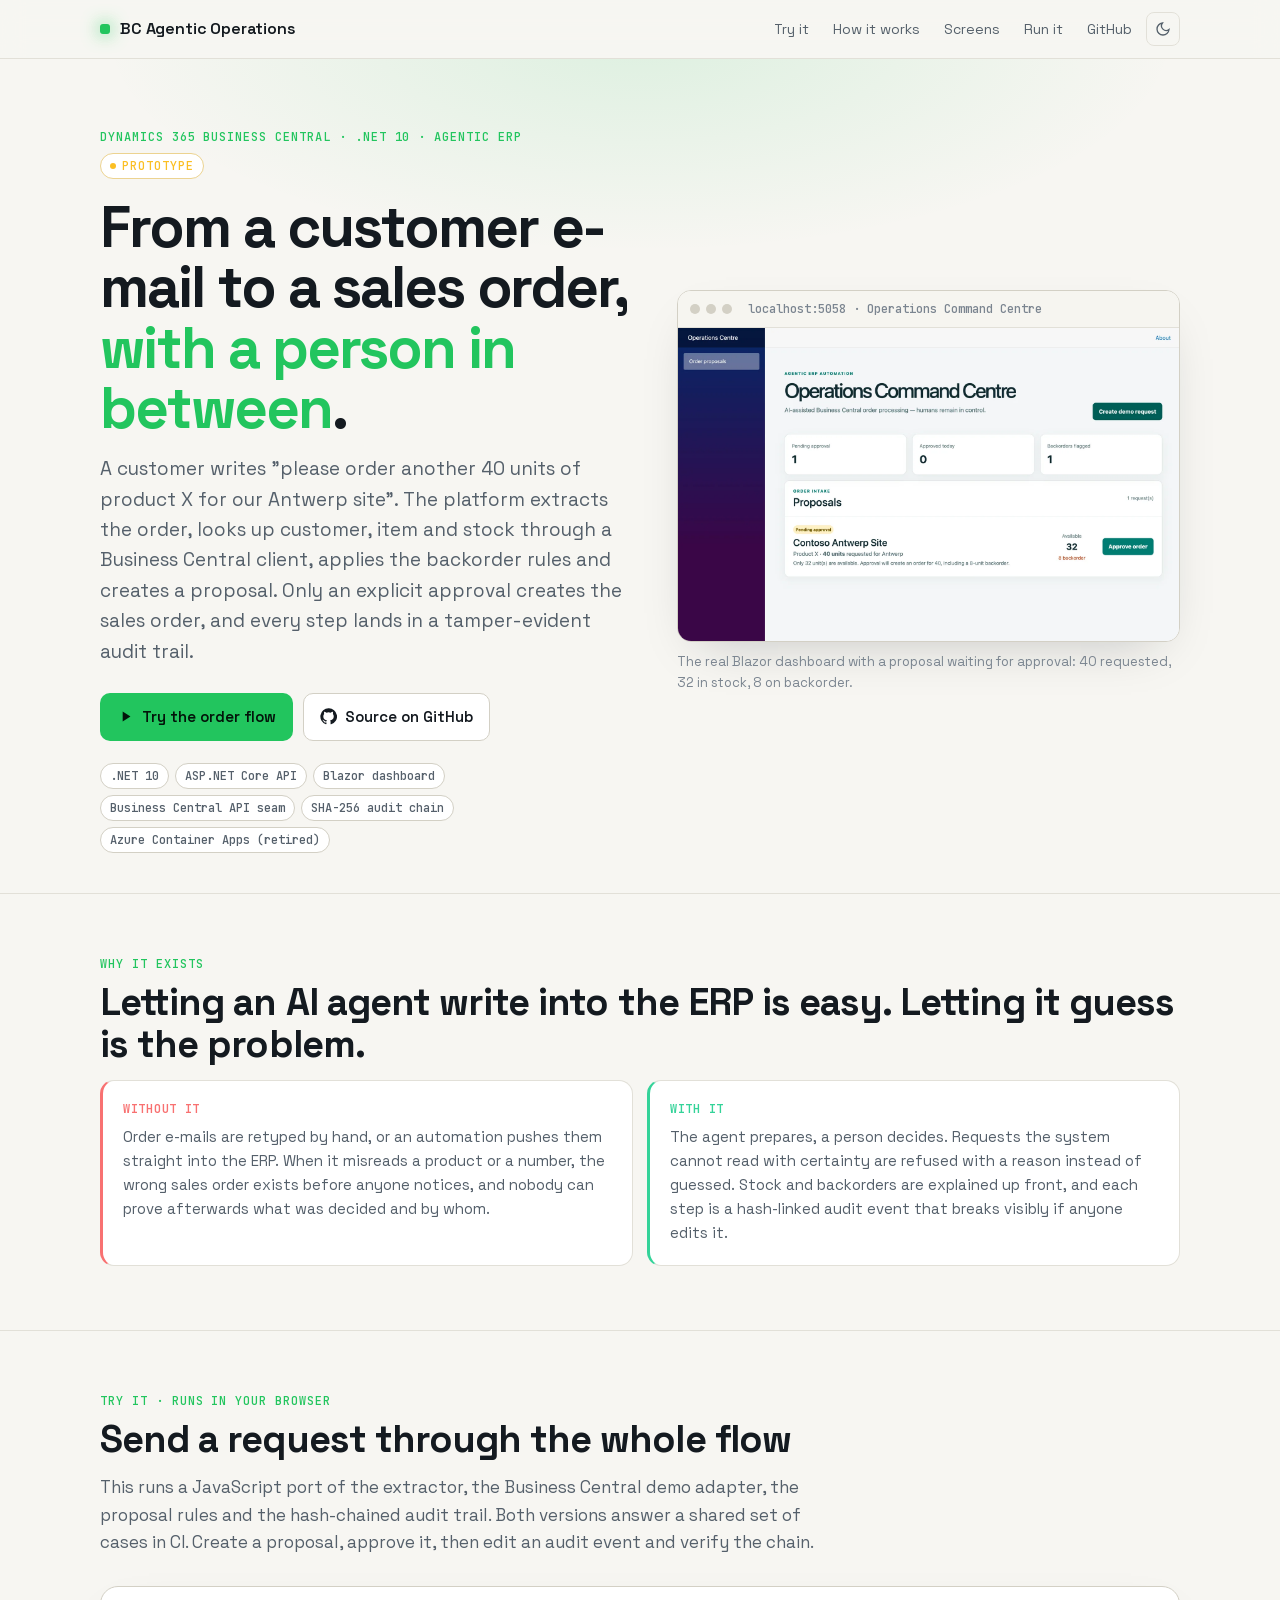
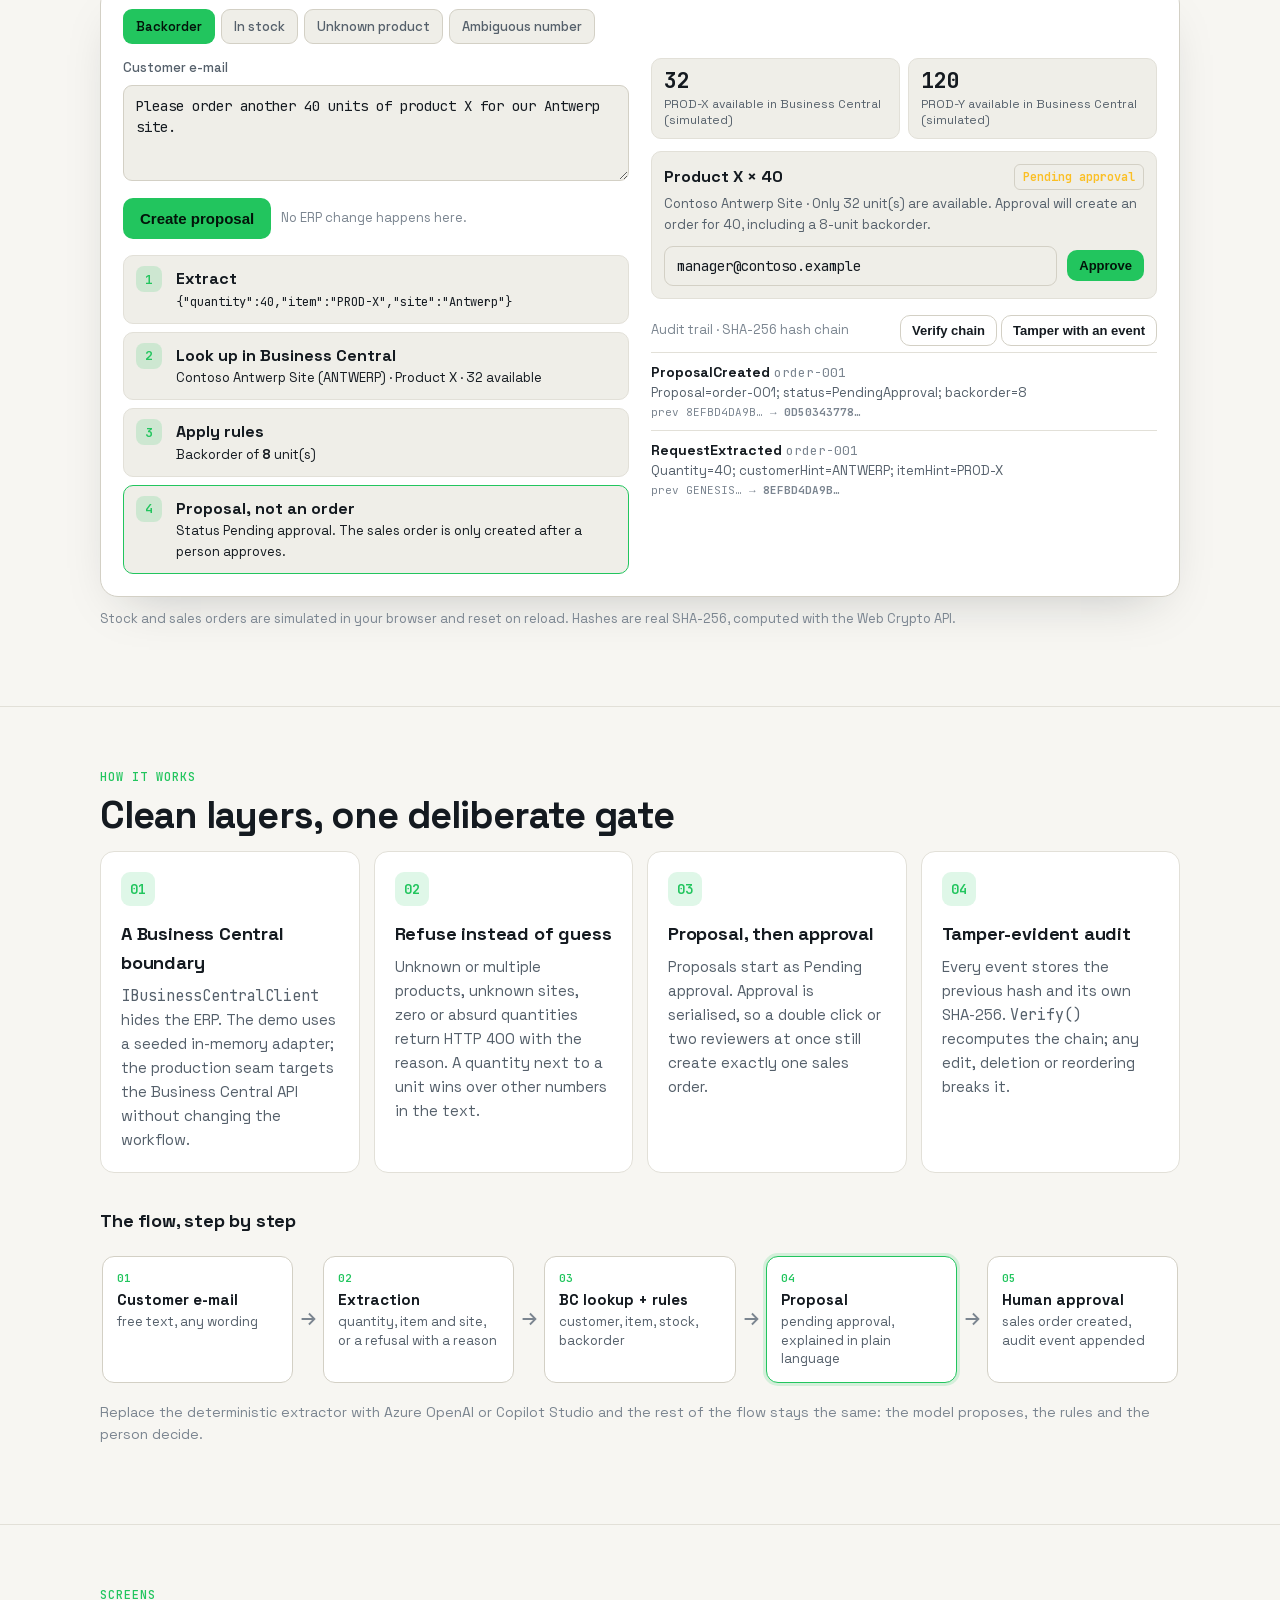
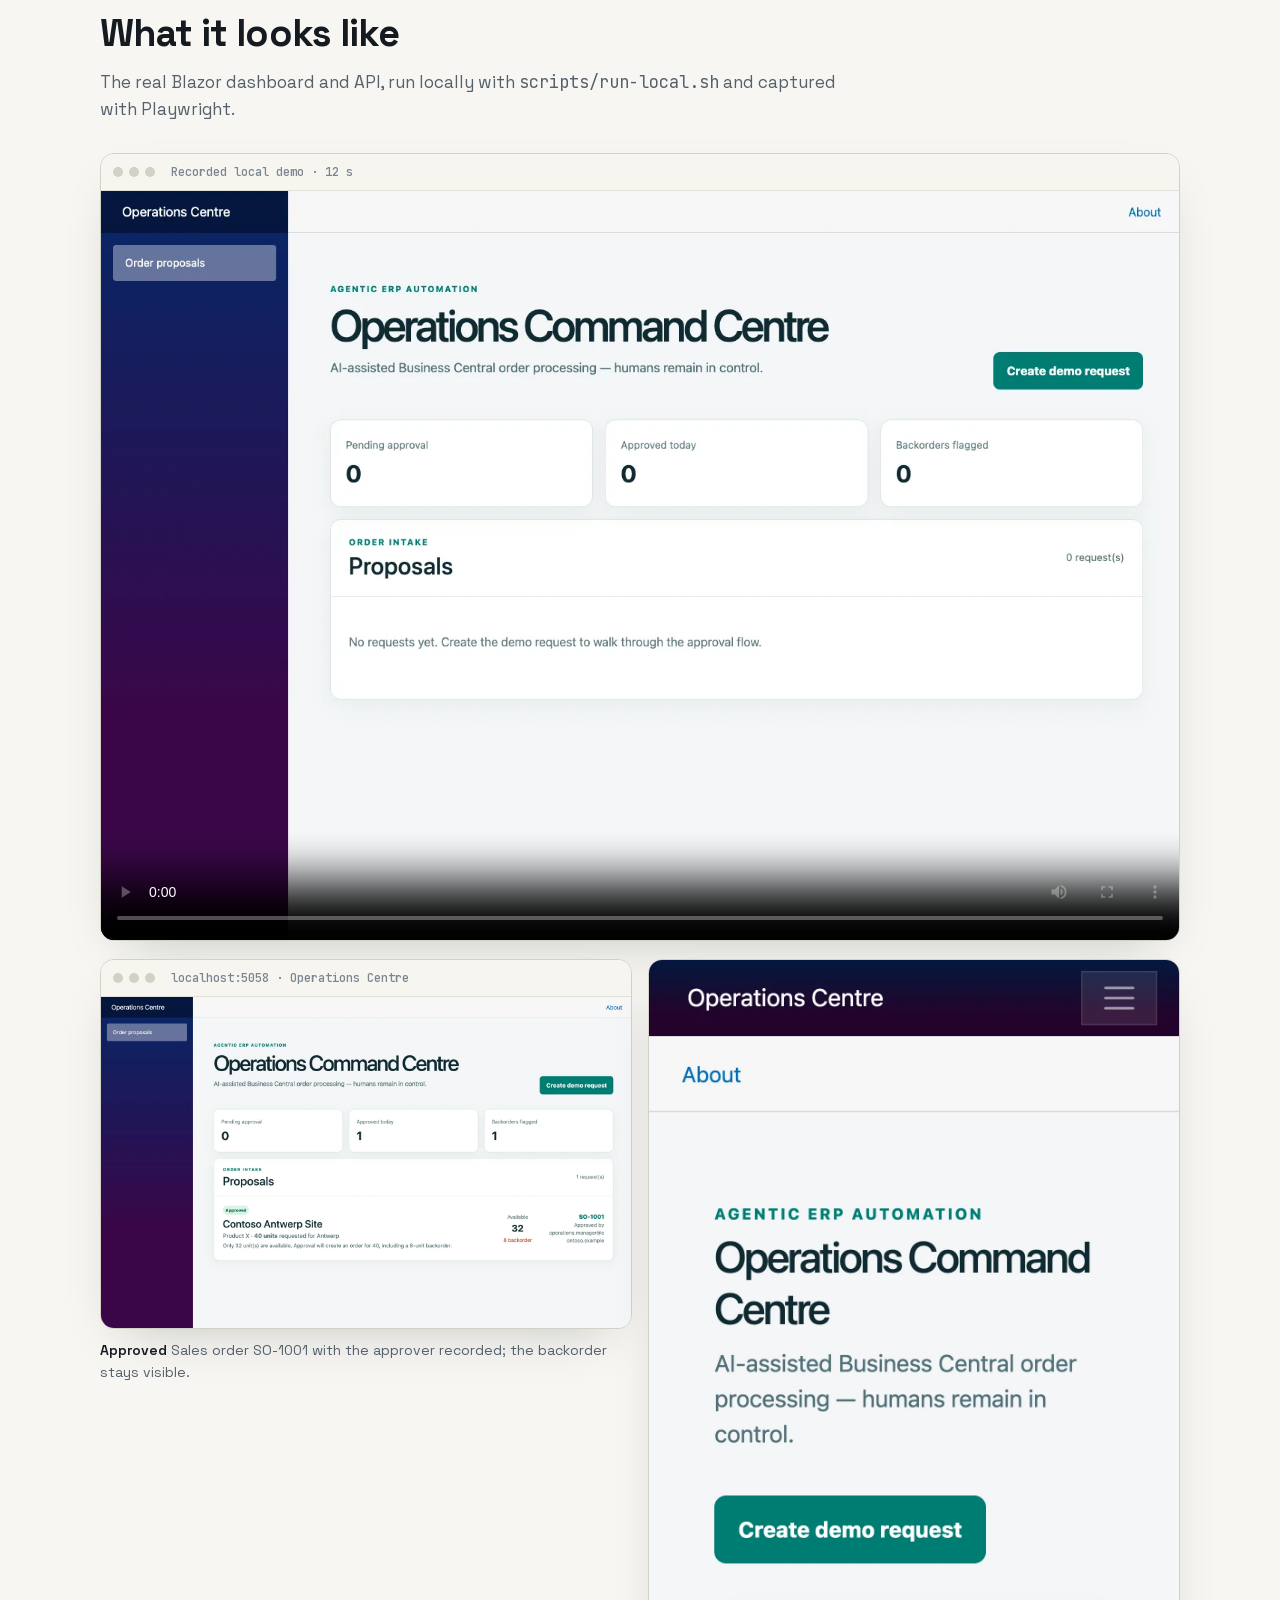
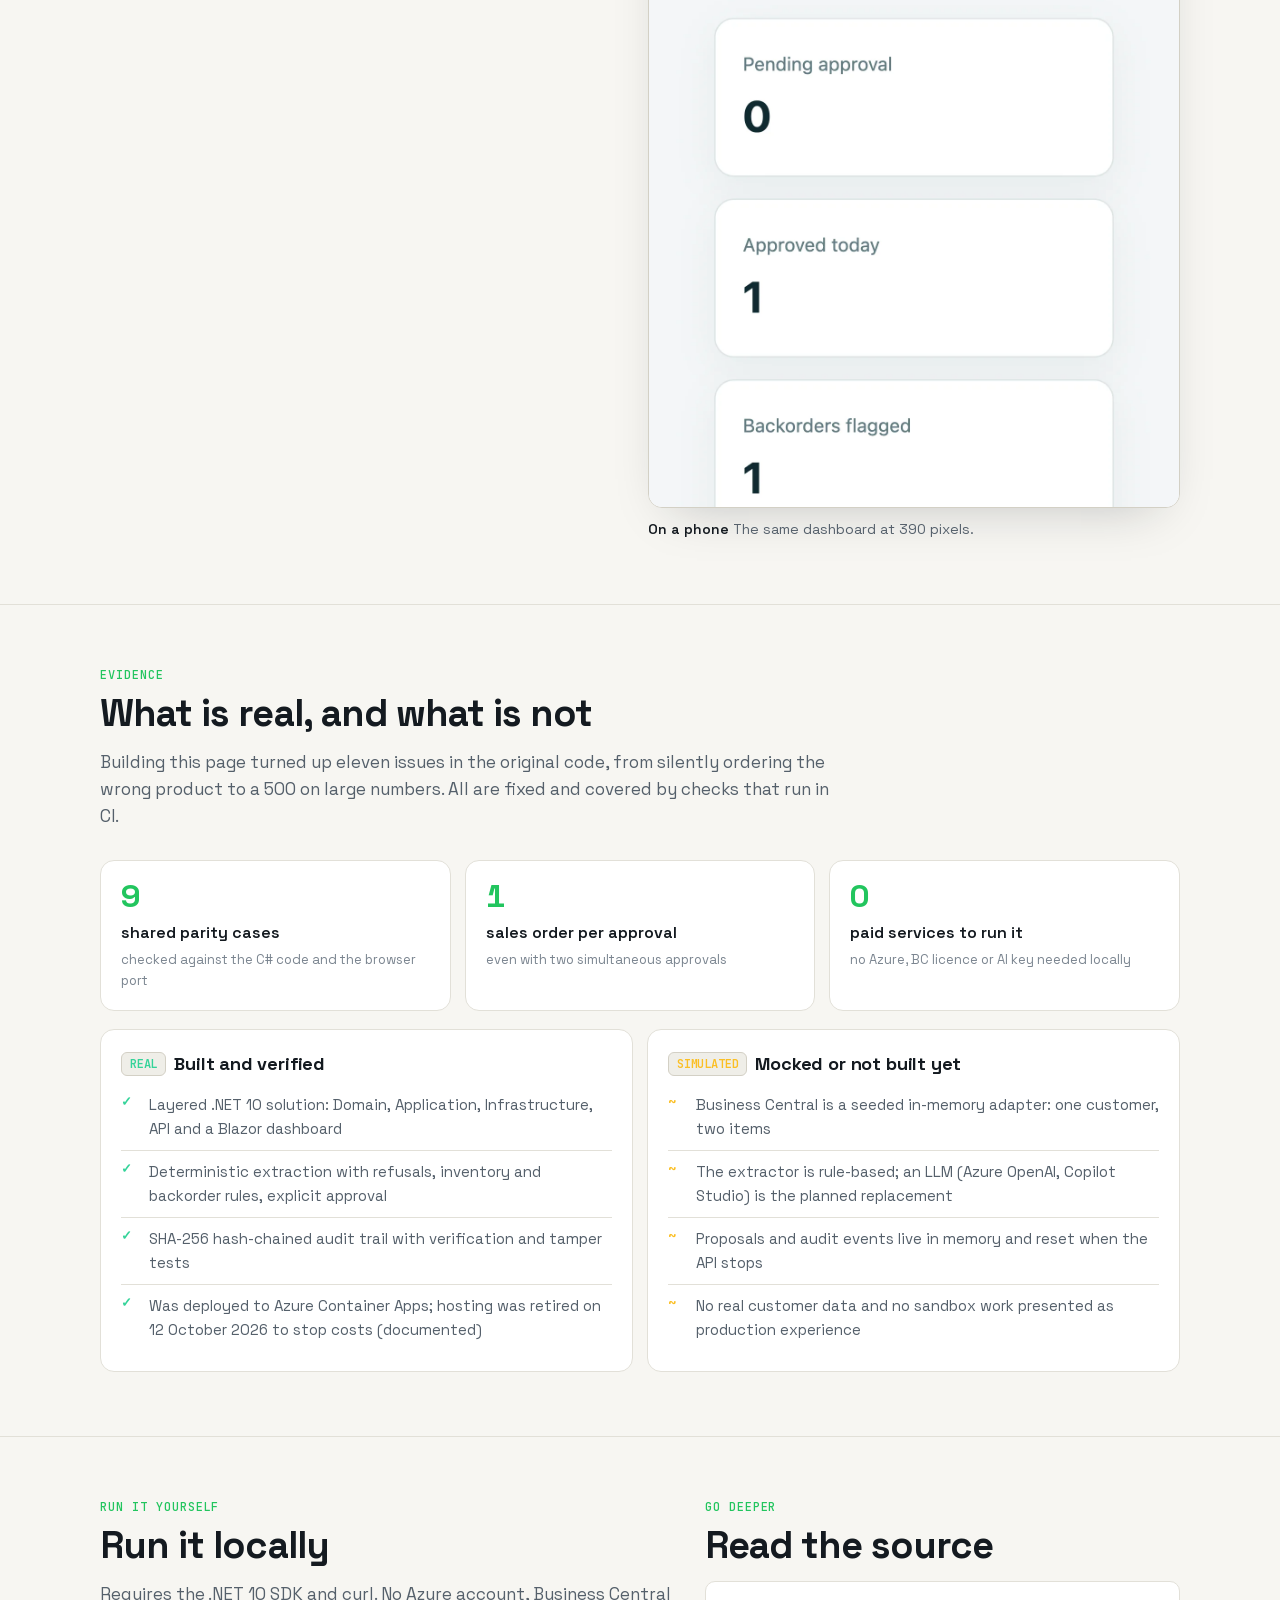
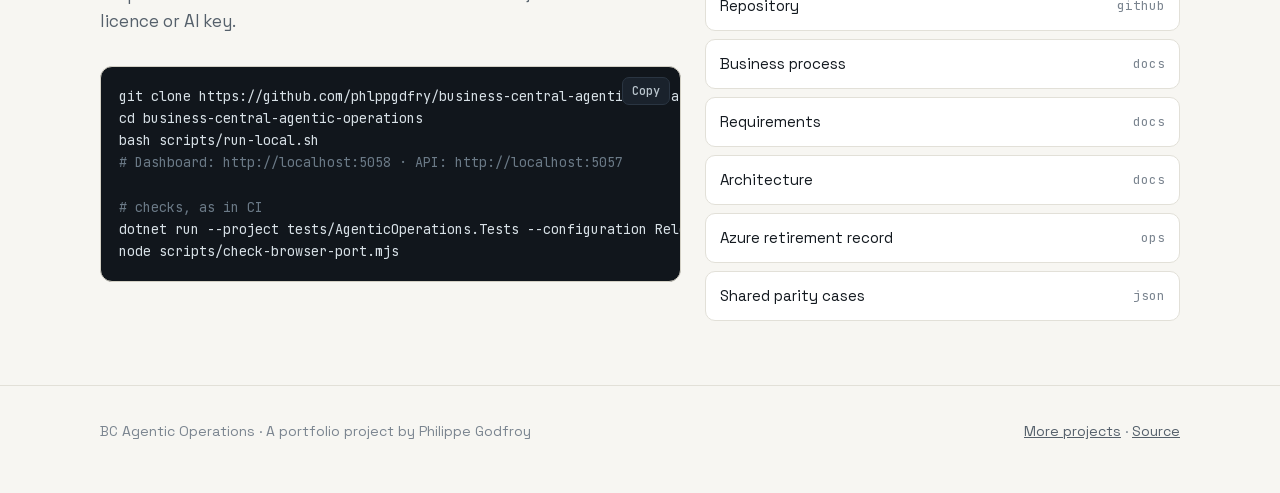
<file: site/index.html>
<!doctype html>
<html lang="en">
<head>
<meta charset="utf-8"><meta name="viewport" content="width=device-width,initial-scale=1">
<title>BC Agentic Operations — AI-assisted Business Central order intake, with a person approving every ERP change</title>
<meta name="description" content="A .NET 10 workflow that turns a free-text customer e-mail into a Business Central order proposal: extraction, lookup, inventory rules, explicit approval and a hash-chained audit trail. Try the flow live in your browser.">
<link rel="canonical" href="https://phlppgdfry.github.io/business-central-agentic-operations/">
<meta property="og:type" content="website"><meta property="og:title" content="BC Agentic Operations — AI-assisted Business Central order intake, with a person approving every ERP change"><meta property="og:description" content="A .NET 10 workflow that turns a free-text customer e-mail into a Business Central order proposal: extraction, lookup, inventory rules, explicit approval and a hash-chained audit trail. Try the flow live in your browser.">
<meta property="og:url" content="https://phlppgdfry.github.io/business-central-agentic-operations/"><meta property="og:image" content="https://phlppgdfry.github.io/business-central-agentic-operations/og.jpg"><meta name="twitter:card" content="summary_large_image">
<meta name="theme-color" content="#0a0d12">
<link rel="icon" href="data:image/svg+xml,%3Csvg xmlns='http://www.w3.org/2000/svg' viewBox='0 0 32 32'%3E%3Crect width='32' height='32' rx='8' fill='%2322c55e'/%3E%3C/svg%3E">
<link rel="preload" href="assets/space-grotesk-latin.woff2" as="font" type="font/woff2" crossorigin>
<link rel="stylesheet" href="assets/showcase.css">
<style>:root{--brand:#22c55e;--accent-ink:#03140a}
.bc-grid{display:grid;grid-template-columns:1fr 1fr;gap:22px}
.bc-grid>*{min-width:0}
@media (max-width:900px){.bc-grid{grid-template-columns:1fr}}
.bc-row{display:flex;gap:10px;align-items:center;margin-top:10px;flex-wrap:wrap}
.bc-row input{flex:1;min-width:160px}
.bc-sm{padding:7px 11px;font-size:13px}
.bc-pipe{display:grid;gap:8px;margin-top:16px}
.bc-step{display:grid;grid-template-columns:30px 1fr;gap:10px;background:var(--bg2);border:1px solid var(--line);border-radius:10px;padding:10px 12px}
.bc-step.hl{border-color:var(--accent)}
.bc-step.bad{border-color:color-mix(in srgb,var(--bad) 55%,var(--line));background:color-mix(in srgb,var(--bad) 8%,var(--bg2))}
.bc-step code{font-size:12px;overflow-wrap:anywhere}
.bc-n{width:26px;height:26px;border-radius:8px;display:grid;place-items:center;background:color-mix(in srgb,var(--accent) 16%,transparent);color:var(--accent);font:600 13px var(--mono)}
.bc-step.bad .bc-n{background:color-mix(in srgb,var(--bad) 18%,transparent);color:var(--bad)}
.bc-stock{display:grid;grid-template-columns:1fr 1fr;gap:8px;margin-bottom:12px}
.bc-props{display:grid;gap:8px}
.bc-prop{background:var(--bg2);border:1px solid var(--line);border-radius:10px;padding:12px}
.bc-ph{display:flex;justify-content:space-between;gap:8px;margin-bottom:4px}
.bc-so{margin-top:8px;font-size:14px;color:var(--ok)}
.bc-audit-h{display:flex;justify-content:space-between;align-items:center;gap:8px;flex-wrap:wrap;margin-top:16px}
.bc-audit{list-style:none;margin:6px 0 0;padding:0;max-height:240px;overflow:auto}
.bc-audit li{border-top:1px solid var(--line);padding:8px 0;font-size:14px}
.bc-hash{font-size:11px;color:var(--dim);overflow-wrap:anywhere}
</style>
</head>
<body>
<div class="top"><div class="wrap">
  <a class="brand" href="#"><i class="dot"></i><span>BC Agentic Operations</span></a>
  <nav><a class="" href="#demo">Try it</a><a class="" href="#how">How it works</a><a class="hide-sm" href="#screens">Screens</a><a class="hide-sm" href="#run">Run it</a><a href="https://github.com/phlppgdfry/business-central-agentic-operations" aria-label="GitHub repository">GitHub</a><button class="theme" type="button" aria-label="Toggle light or dark theme"><svg width="16" height="16" viewBox="0 0 24 24" fill="none" stroke="currentColor" stroke-width="2"><path d="M21 12.8A9 9 0 1 1 11.2 3a7 7 0 0 0 9.8 9.8z"/></svg></button></nav>
</div></div>
<main>
<header class="hero"><div class="wrap grid">
  <div>
    <div class="kicker"><span>Dynamics 365 Business Central · .NET 10 · agentic ERP</span><span class="chip status">Prototype</span></div>
    <h1>From a customer e-mail to a sales order, <em>with a person in between</em>.</h1>
    <p class="lede">A customer writes "please order another 40 units of product X for our Antwerp site". The platform extracts the order, looks up customer, item and stock through a Business Central client, applies the backorder rules and creates a proposal. Only an explicit approval creates the sales order, and every step lands in a tamper-evident audit trail.</p>
    <div class="ctas"><a class="btn primary" href="#demo"><svg viewBox="0 0 24 24" fill="currentColor"><path d="M8 5v14l11-7z"/></svg> Try the order flow</a><a class="btn" href="https://github.com/phlppgdfry/business-central-agentic-operations"><svg viewBox="0 0 24 24" fill="currentColor"><path d="M12 .5a11.5 11.5 0 0 0-3.64 22.41c.58.1.79-.25.79-.56v-2c-3.2.7-3.88-1.37-3.88-1.37-.53-1.33-1.28-1.69-1.28-1.69-1.05-.72.08-.7.08-.7 1.16.08 1.77 1.19 1.77 1.19 1.03 1.77 2.7 1.26 3.36.96.1-.75.4-1.26.73-1.55-2.55-.29-5.24-1.28-5.24-5.69 0-1.26.45-2.29 1.19-3.1-.12-.29-.52-1.46.11-3.05 0 0 .97-.31 3.17 1.18a11 11 0 0 1 5.77 0c2.2-1.49 3.17-1.18 3.17-1.18.63 1.59.23 2.76.11 3.05.74.81 1.19 1.84 1.19 3.1 0 4.42-2.7 5.39-5.26 5.68.41.36.78 1.06.78 2.14v3.17c0 .31.21.67.8.56A11.5 11.5 0 0 0 12 .5Z"/></svg> Source on GitHub</a></div>
    <div class="stack"><span class="chip">.NET 10</span><span class="chip">ASP.NET Core API</span><span class="chip">Blazor dashboard</span><span class="chip">Business Central API seam</span><span class="chip">SHA-256 audit chain</span><span class="chip">Azure Container Apps (retired)</span></div>
  </div>
  <div class="hero-visual"><div class="frame"><div class="bar"><i></i><i></i><i></i><b>localhost:5058 · Operations Command Centre</b></div><img src="img/business-central-agentic-operations-shots-pending.webp" alt="BC Agentic Operations" width="1600" height="1000"></div><div class="caption">The real Blazor dashboard with a proposal waiting for approval: 40 requested, 32 in stock, 8 on backorder.</div></div>
</div></header>
<section id="why"><div class="wrap">
  <p class="eyebrow">Why it exists</p><h2>Letting an AI agent write into the ERP is easy. Letting it guess is the problem.</h2>
  <div class="problem">
    <div class="card before"><div class="label">Without it</div><p>Order e-mails are retyped by hand, or an automation pushes them straight into the ERP. When it misreads a product or a number, the wrong sales order exists before anyone notices, and nobody can prove afterwards what was decided and by whom.</p></div>
    <div class="card after"><div class="label">With it</div><p>The agent prepares, a person decides. Requests the system cannot read with certainty are refused with a reason instead of guessed. Stock and backorders are explained up front, and each step is a hash-linked audit event that breaks visibly if anyone edits it.</p></div>
  </div>
</div></section>
<section id="demo"><div class="wrap">
  <p class="eyebrow">Try it · runs in your browser</p><h2>Send a request through the whole flow</h2>
  <p class="sub">This runs a JavaScript port of the extractor, the Business Central demo adapter, the proposal rules and the hash-chained audit trail. Both versions answer a shared set of cases in CI. Create a proposal, approve it, then edit an audit event and verify the chain.</p>
  <div class="demo"><div class="tabs" id="bc-presets"></div>
<div class="bc-grid">
  <div>
    <label for="bc-req">Customer e-mail</label>
    <textarea id="bc-req" style="min-height:96px"></textarea>
    <div class="bc-row"><button type="button" class="btn primary" id="bc-create">Create proposal</button><span class="small dim">No ERP change happens here.</span></div>
    <div id="bc-pipe" class="bc-pipe"></div>
  </div>
  <div>
    <div class="bc-stock" id="bc-stock"></div>
    <div id="bc-proposals" class="bc-props"></div>
    <div class="bc-audit-h"><span class="small dim">Audit trail · SHA-256 hash chain</span><span><button type="button" class="btn bc-sm" id="bc-verify">Verify chain</button> <button type="button" class="btn bc-sm" id="bc-tamper">Tamper with an event</button></span></div>
    <div id="bc-verdict"></div>
    <ol id="bc-audit" class="bc-audit"></ol>
  </div>
</div>
</div>
  <p class="note">Stock and sales orders are simulated in your browser and reset on reload. Hashes are real SHA-256, computed with the Web Crypto API.</p>
</div></section>
<section id="how"><div class="wrap">
  <p class="eyebrow">How it works</p><h2>Clean layers, one deliberate gate</h2>
  
  <div class="cards"><div class="card"><div class="ic">01</div><h3>A Business Central boundary</h3><p><code>IBusinessCentralClient</code> hides the ERP. The demo uses a seeded in-memory adapter; the production seam targets the Business Central API without changing the workflow.</p></div><div class="card"><div class="ic">02</div><h3>Refuse instead of guess</h3><p>Unknown or multiple products, unknown sites, zero or absurd quantities return HTTP 400 with the reason. A quantity next to a unit wins over other numbers in the text.</p></div><div class="card"><div class="ic">03</div><h3>Proposal, then approval</h3><p>Proposals start as Pending approval. Approval is serialised, so a double click or two reviewers at once still create exactly one sales order.</p></div><div class="card"><div class="ic">04</div><h3>Tamper-evident audit</h3><p>Every event stores the previous hash and its own SHA-256. <code>Verify()</code> recomputes the chain; any edit, deletion or reordering breaks it.</p></div></div>
  <h3 style="margin:34px 0 14px">The flow, step by step</h3><div class="flow" role="list"><div class="node"><div class="n">01</div><b>Customer e-mail</b><small>free text, any wording</small></div><div class="arrow" aria-hidden="true"><svg viewBox="0 0 24 24" fill="none" stroke="currentColor" stroke-width="2"><path d="M5 12h14M13 6l6 6-6 6"/></svg></div><div class="node"><div class="n">02</div><b>Extraction</b><small>quantity, item and site, or a refusal with a reason</small></div><div class="arrow" aria-hidden="true"><svg viewBox="0 0 24 24" fill="none" stroke="currentColor" stroke-width="2"><path d="M5 12h14M13 6l6 6-6 6"/></svg></div><div class="node"><div class="n">03</div><b>BC lookup + rules</b><small>customer, item, stock, backorder</small></div><div class="arrow" aria-hidden="true"><svg viewBox="0 0 24 24" fill="none" stroke="currentColor" stroke-width="2"><path d="M5 12h14M13 6l6 6-6 6"/></svg></div><div class="node hl"><div class="n">04</div><b>Proposal</b><small>pending approval, explained in plain language</small></div><div class="arrow" aria-hidden="true"><svg viewBox="0 0 24 24" fill="none" stroke="currentColor" stroke-width="2"><path d="M5 12h14M13 6l6 6-6 6"/></svg></div><div class="node"><div class="n">05</div><b>Human approval</b><small>sales order created, audit event appended</small></div></div><p class="flow-note">Replace the deterministic extractor with Azure OpenAI or Copilot Studio and the rest of the flow stays the same: the model proposes, the rules and the person decide.</p>
</div></section>
<section id="screens"><div class="wrap">
  <p class="eyebrow">Screens</p><h2>What it looks like</h2>
  <p class="sub">The real Blazor dashboard and API, run locally with <code>scripts/run-local.sh</code> and captured with Playwright.</p>
  <div class="frame" style="margin-bottom:18px"><div class="bar"><i></i><i></i><i></i><b>Recorded local demo · 12 s</b></div><video controls preload="metadata" playsinline poster="img/docs-screenshots-local-overview.webp" src="img/docs-screenshots-local-demo.mp4"></video></div><div class="gallery"><figure data-zoom="Approved — Sales order SO-1001 with the approver recorded; the backorder stays visible."><div class="frame"><div class="bar"><i></i><i></i><i></i><b>localhost:5058 · Operations Centre</b></div><img src="img/business-central-agentic-operations-shots-approved.webp" alt="Approved" width="1600" height="1000" loading="lazy" decoding="async"></div><figcaption><b>Approved</b> Sales order SO-1001 with the approver recorded; the backorder stays visible.</figcaption></figure><figure data-zoom="On a phone — The same dashboard at 390 pixels."><div class="frame"><img src="img/business-central-agentic-operations-shots-mobile.webp" alt="On a phone" width="1170" height="2532" loading="lazy" decoding="async"></div><figcaption><b>On a phone</b> The same dashboard at 390 pixels.</figcaption></figure></div>
</div></section>
<section id="evidence"><div class="wrap">
  <p class="eyebrow">Evidence</p><h2>What is real, and what is not</h2>
  <p class="sub">Building this page turned up eleven issues in the original code, from silently ordering the wrong product to a 500 on large numbers. All are fixed and covered by checks that run in CI.</p>
  <div class="metrics"><div class="metric"><div class="v">9</div><div class="l">shared parity cases</div><div class="s">checked against the C# code and the browser port</div></div><div class="metric"><div class="v">1</div><div class="l">sales order per approval</div><div class="s">even with two simultaneous approvals</div></div><div class="metric"><div class="v">0</div><div class="l">paid services to run it</div><div class="s">no Azure, BC licence or AI key needed locally</div></div></div>
  <div class="honest" style="margin-top:18px">
      <div class="card real"><h3><span class="pill ok">REAL</span> Built and verified</h3><ul><li>Layered .NET 10 solution: Domain, Application, Infrastructure, API and a Blazor dashboard</li><li>Deterministic extraction with refusals, inventory and backorder rules, explicit approval</li><li>SHA-256 hash-chained audit trail with verification and tamper tests</li><li>Was deployed to Azure Container Apps; hosting was retired on 12 October 2026 to stop costs (documented)</li></ul></div>
      <div class="card sim"><h3><span class="pill warn">SIMULATED</span> Mocked or not built yet</h3><ul><li>Business Central is a seeded in-memory adapter: one customer, two items</li><li>The extractor is rule-based; an LLM (Azure OpenAI, Copilot Studio) is the planned replacement</li><li>Proposals and audit events live in memory and reset when the API stops</li><li>No real customer data and no sandbox work presented as production experience</li></ul></div></div>
</div></section>
<section id="run"><div class="wrap two">
  <div><p class="eyebrow">Run it yourself</p><h2>Run it locally</h2>
  <p class="sub">Requires the .NET 10 SDK and curl. No Azure account, Business Central licence or AI key.</p>
  <div class="code"><button class="copy" type="button">Copy</button><pre><code>git clone https://github.com/phlppgdfry/business-central-agentic-operations
cd business-central-agentic-operations
bash scripts/run-local.sh
<span class="c"># Dashboard: http://localhost:5058 · API: http://localhost:5057</span>

<span class="c"># checks, as in CI</span>
dotnet run --project tests/AgenticOperations.Tests --configuration Release
node scripts/check-browser-port.mjs</code></pre></div></div>
  <div><p class="eyebrow">Go deeper</p><h2>Read the source</h2>
  <div class="links"><a href="https://github.com/phlppgdfry/business-central-agentic-operations"><span>Repository</span><span>github</span></a><a href="https://github.com/phlppgdfry/business-central-agentic-operations/blob/HEAD/docs/business-process.md"><span>Business process</span><span>docs</span></a><a href="https://github.com/phlppgdfry/business-central-agentic-operations/blob/HEAD/docs/requirements.md"><span>Requirements</span><span>docs</span></a><a href="https://github.com/phlppgdfry/business-central-agentic-operations/blob/HEAD/docs/architecture.md"><span>Architecture</span><span>docs</span></a><a href="https://github.com/phlppgdfry/business-central-agentic-operations/blob/HEAD/docs/azure-retirement.md"><span>Azure retirement record</span><span>ops</span></a><a href="https://github.com/phlppgdfry/business-central-agentic-operations/blob/HEAD/tests/parity/extraction-cases.json"><span>Shared parity cases</span><span>json</span></a></div></div>
</div></section></main>
<footer><div class="wrap">
  <span>BC Agentic Operations · A portfolio project by Philippe Godfroy</span>
  <span><a href="https://www.philippegodfroy.com/work">More projects</a> · <a href="https://github.com/phlppgdfry/business-central-agentic-operations">Source</a></span>
</div></footer>
<script src="assets/showcase.js"></script>
<script src="assets/demo.js" type="module"></script>
</body></html>
</file>
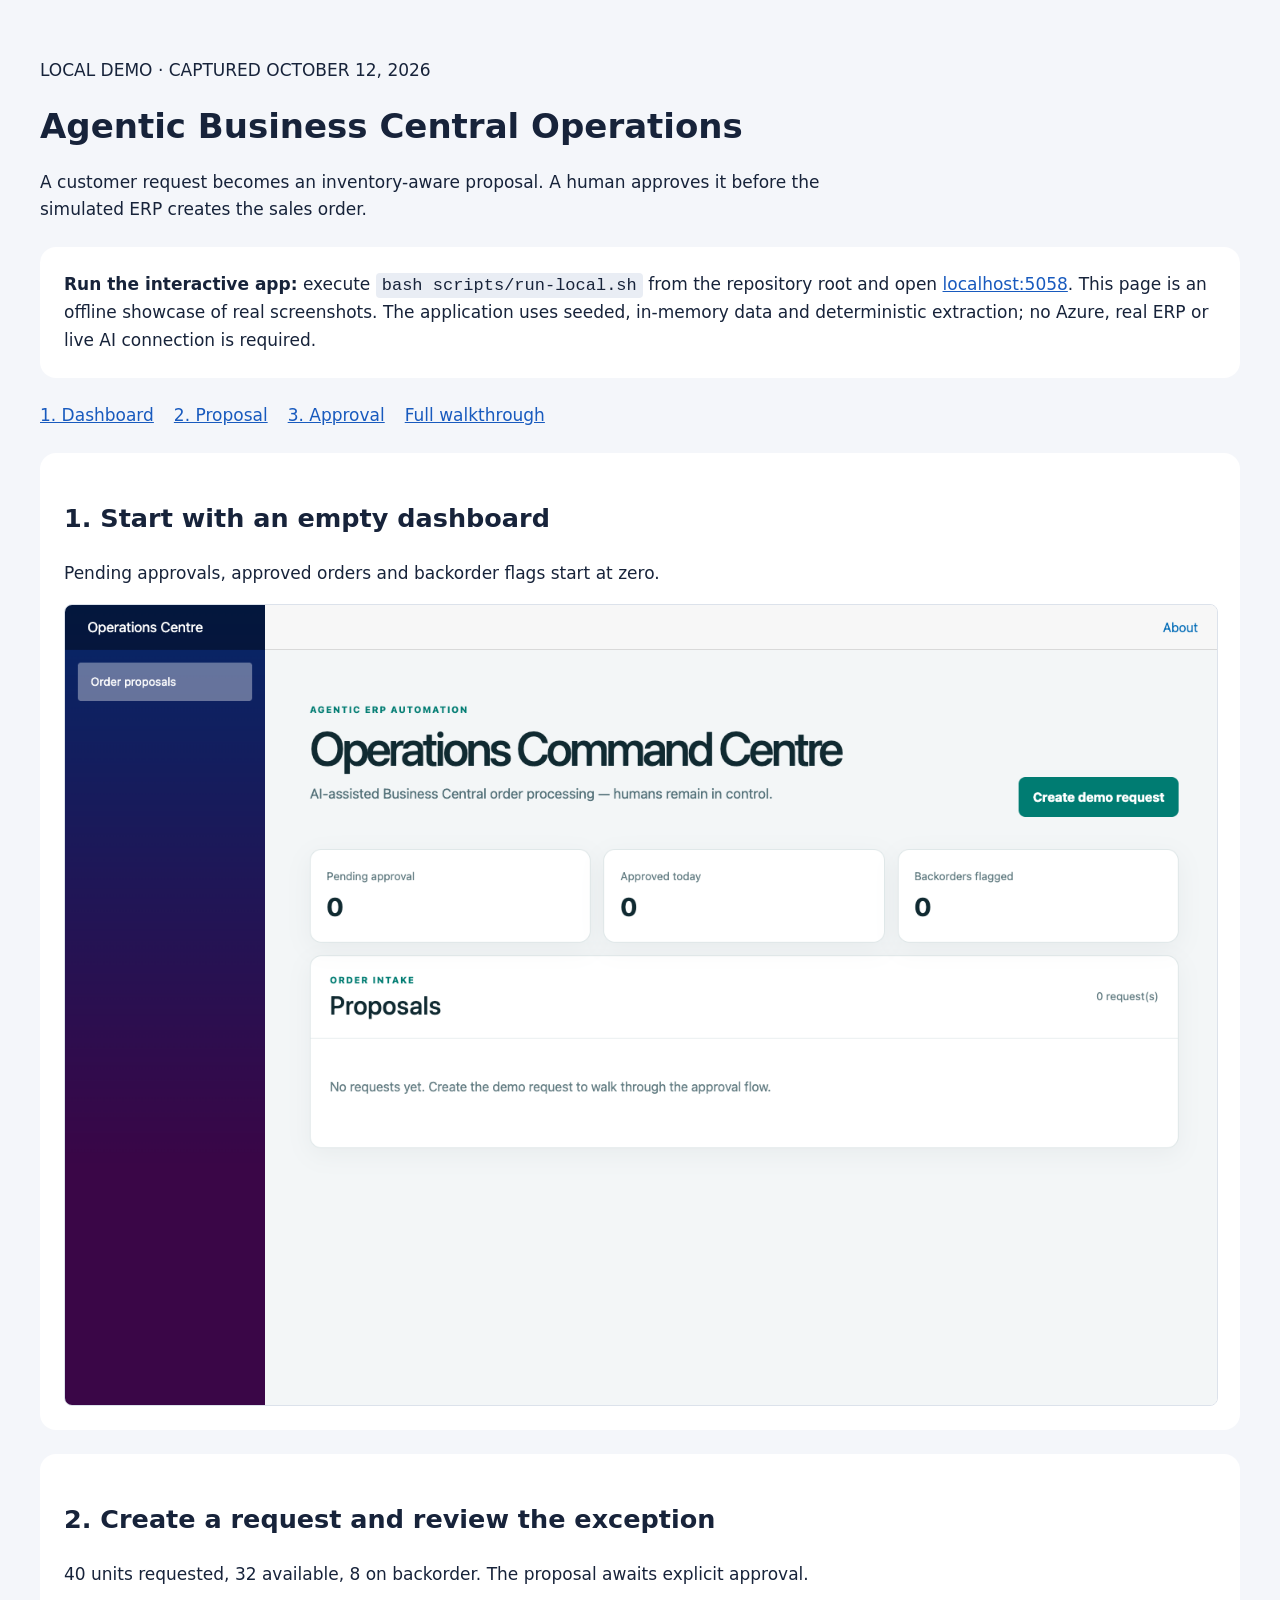
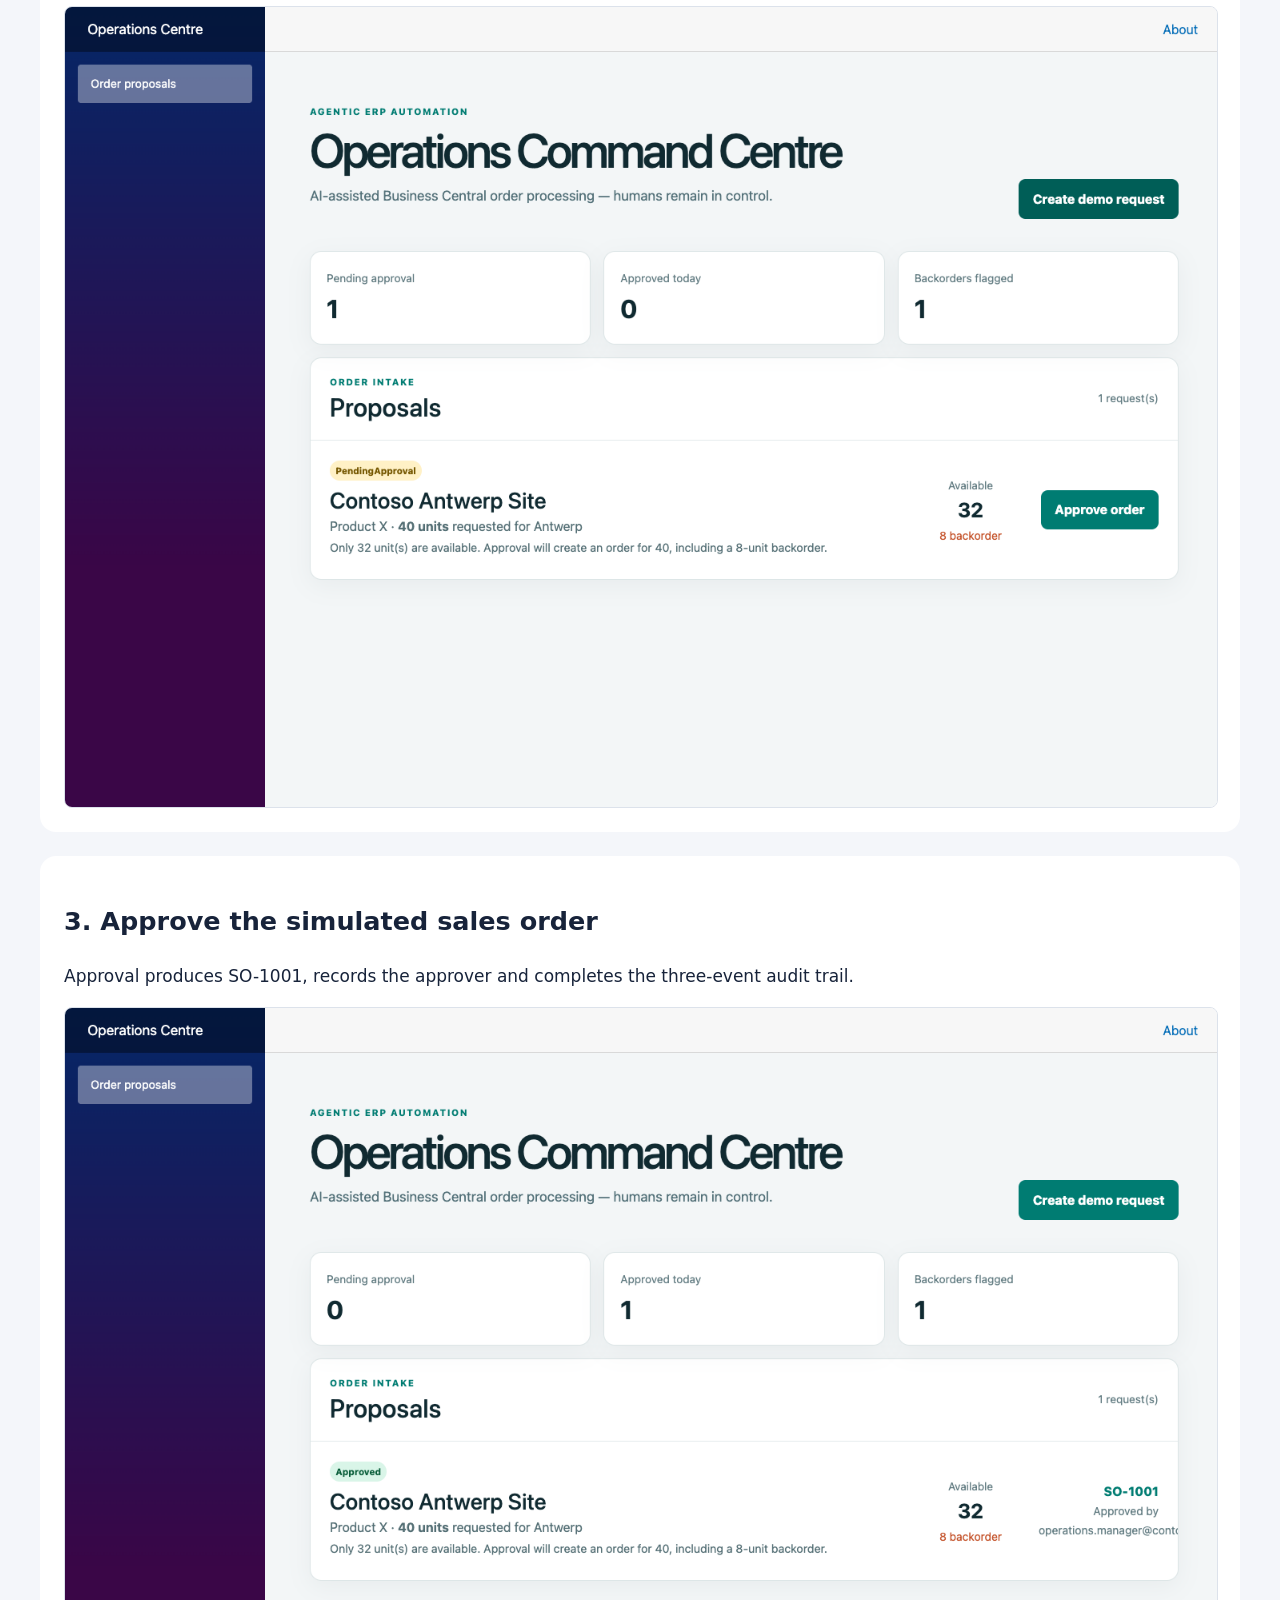
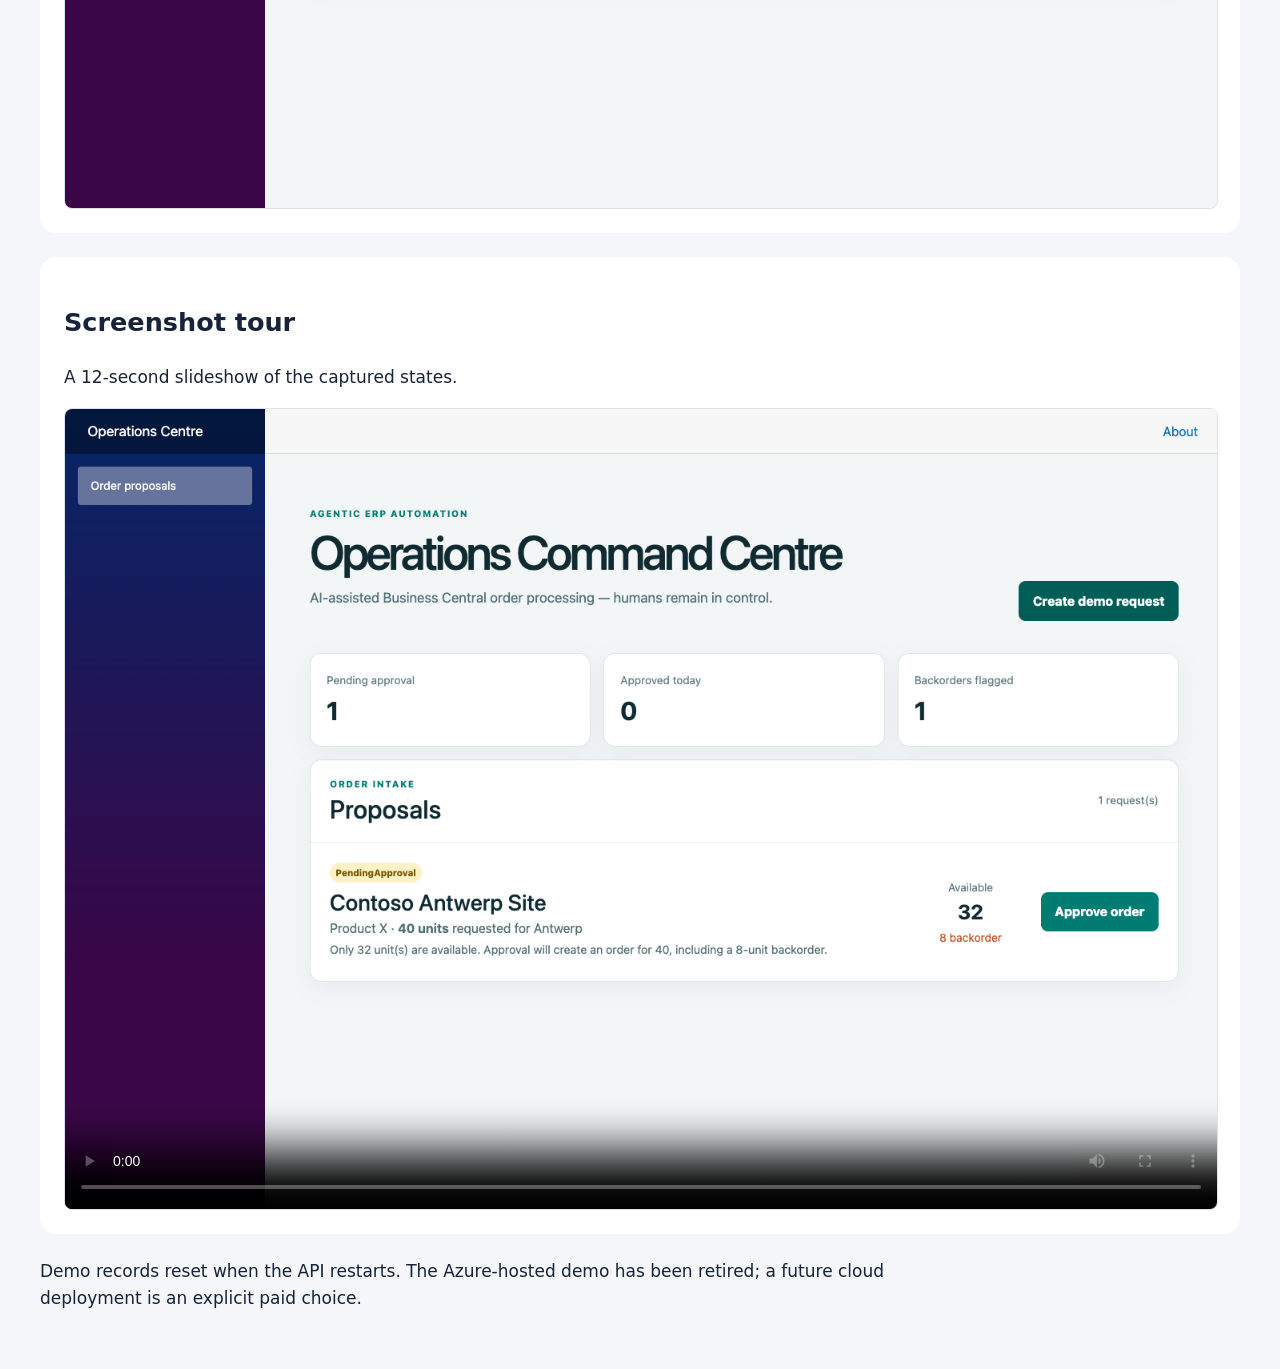
<file: docs/demo.html>
<!doctype html>
<html lang="en">
<meta charset="utf-8">
<meta name="viewport" content="width=device-width,initial-scale=1">
<title>Business Central Operations — Local Demo</title>
<style>
body{margin:0;background:#f4f6fa;color:#17233a;font:17px/1.6 system-ui,sans-serif}main{max-width:1200px;margin:auto;padding:40px 24px}h1{line-height:1.15}p{max-width:850px}.note,section{background:white;padding:24px;border-radius:16px;margin:24px 0}img,video{display:block;width:100%;height:auto;border-radius:8px;border:1px solid #dce2eb}code{background:#e9edf4;padding:3px 6px;border-radius:4px}a{color:#185abe}nav{display:flex;gap:20px;flex-wrap:wrap}
</style>
<main>
<p>LOCAL DEMO · CAPTURED OCTOBER 12, 2026</p>
<h1>Agentic Business Central Operations</h1>
<p>A customer request becomes an inventory-aware proposal. A human approves it before the simulated ERP creates the sales order.</p>
<div class="note"><strong>Run the interactive app:</strong> execute <code>bash scripts/run-local.sh</code> from the repository root and open <a href="http://localhost:5058">localhost:5058</a>. This page is an offline showcase of real screenshots. The application uses seeded, in-memory data and deterministic extraction; no Azure, real ERP or live AI connection is required.</div>
<nav><a href="#overview">1. Dashboard</a><a href="#proposal">2. Proposal</a><a href="#approval">3. Approval</a><a href="demo.md">Full walkthrough</a></nav>
<section id="overview"><h2>1. Start with an empty dashboard</h2><p>Pending approvals, approved orders and backorder flags start at zero.</p><img src="screenshots/local-overview.png" alt="Local Operations Command Centre with no requests"></section>
<section id="proposal"><h2>2. Create a request and review the exception</h2><p>40 units requested, 32 available, 8 on backorder. The proposal awaits explicit approval.</p><img src="screenshots/local-pending-approval.png" alt="Pending proposal for Product X with 8-unit backorder"></section>
<section id="approval"><h2>3. Approve the simulated sales order</h2><p>Approval produces SO-1001, records the approver and completes the three-event audit trail.</p><img src="screenshots/local-approved-order.png" alt="Approved demo order SO-1001"></section>
<section><h2>Screenshot tour</h2><p>A 12-second slideshow of the captured states.</p><video controls preload="metadata" poster="screenshots/local-pending-approval.png"><source src="screenshots/local-demo.mp4" type="video/mp4"></video></section>
<p>Demo records reset when the API restarts. The Azure-hosted demo has been retired; a future cloud deployment is an explicit paid choice.</p>
</main>
</html>
</file>
<file: site/assets/showcase.css>
/* Showcase kit — shared styles for project pages. Self-hosted fonts, no external requests. */
@font-face{font-family:'Space Grotesk';font-style:normal;font-weight:400 700;font-display:swap;src:url('space-grotesk-latin.woff2') format('woff2')}
@font-face{font-family:'JetBrains Mono';font-style:normal;font-weight:300 700;font-display:swap;src:url('jetbrains-mono-latin.woff2') format('woff2')}

:root{
  --bg:#0a0d12; --bg2:#0e131a; --card:#111821; --card2:#151e29; --line:#1f2a37; --line2:#2a3746;
  --fg:#e6ece9; --muted:#93a1ad; --dim:#66737f;
  --accent:var(--brand,#34d399); --accent-ink:#06110c;
  --ok:#34d399; --warn:#fbbf24; --bad:#f87171; --info:#60a5fa;
  --radius:14px; --shadow:0 20px 60px -20px rgba(0,0,0,.6);
  --mono:'JetBrains Mono',ui-monospace,SFMono-Regular,Menlo,monospace;
  --sans:'Space Grotesk',system-ui,-apple-system,Segoe UI,sans-serif;
  color-scheme:dark;
}
@media (prefers-color-scheme:light){
  :root:not([data-theme="dark"]){
    --bg:#f7f6f2; --bg2:#efeee8; --card:#ffffff; --card2:#f6f5f0; --line:#e2e0d8; --line2:#d3d0c5;
    --fg:#141a20; --muted:#55606b; --dim:#7b8590; --shadow:0 20px 50px -24px rgba(20,26,32,.25); color-scheme:light;
  }
}
:root[data-theme="light"]{
  --bg:#f7f6f2; --bg2:#efeee8; --card:#ffffff; --card2:#f6f5f0; --line:#e2e0d8; --line2:#d3d0c5;
  --fg:#141a20; --muted:#55606b; --dim:#7b8590; --shadow:0 20px 50px -24px rgba(20,26,32,.25); color-scheme:light;
}
*{box-sizing:border-box}
html{scroll-behavior:smooth;-webkit-text-size-adjust:100%}
body{margin:0;background:var(--bg);color:var(--fg);font:16px/1.6 var(--sans);-webkit-font-smoothing:antialiased;overflow-x:hidden}
a{color:inherit}
img{max-width:100%;display:block}
code,pre,kbd,.mono{font-family:var(--mono);font-variant-ligatures:none}
.wrap{max-width:1120px;margin:0 auto;padding:0 20px}
@media (max-width:520px){.wrap{padding:0 16px}}

/* top bar */
.top{position:sticky;top:0;z-index:20;backdrop-filter:saturate(1.4) blur(12px);-webkit-backdrop-filter:saturate(1.4) blur(12px);background:color-mix(in srgb,var(--bg) 78%,transparent);border-bottom:1px solid var(--line)}
.top .wrap{display:flex;align-items:center;gap:16px;height:58px}
.brand{display:flex;align-items:center;gap:10px;text-decoration:none;font-weight:600;letter-spacing:-.01em;min-width:0}
.brand .dot{width:10px;height:10px;border-radius:3px;background:var(--accent);box-shadow:0 0 18px var(--accent);flex:none}
.brand span{white-space:nowrap;overflow:hidden;text-overflow:ellipsis}
.top nav{margin-left:auto;display:flex;gap:4px;align-items:center}
.top nav a{font-size:14px;color:var(--muted);text-decoration:none;padding:6px 10px;border-radius:8px}
.top nav a:hover{color:var(--fg);background:var(--card)}
@media (max-width:760px){.top nav a.hide-sm{display:none}}
@media (max-width:520px){.top nav a:not(:first-child):not([aria-label]){display:none}.top nav a{padding:6px 8px}}
.theme{background:none;border:1px solid var(--line);color:var(--muted);border-radius:8px;width:34px;height:34px;cursor:pointer;display:grid;place-items:center}
.theme:hover{color:var(--fg)}

/* hero */
.hero{position:relative;padding:72px 0 40px;overflow:hidden}
.hero::before{content:"";position:absolute;inset:-40% -10% auto;height:620px;background:radial-gradient(closest-side,color-mix(in srgb,var(--accent) 22%,transparent),transparent 70%);pointer-events:none;opacity:.55}
.hero .grid>*,.two>*,.problem>*,.honest>*{min-width:0}
.hero .grid{position:relative;display:grid;grid-template-columns:1.05fr 1fr;gap:48px;align-items:center}
@media (max-width:900px){.hero{padding:44px 0 24px}.hero .grid{grid-template-columns:1fr;gap:32px}}
.kicker{font:500 12px/1 var(--mono);letter-spacing:.08em;text-transform:uppercase;color:var(--accent);display:flex;gap:10px;flex-wrap:wrap;align-items:center}
.chip{display:inline-flex;align-items:center;gap:6px;font:500 12px/1 var(--mono);padding:6px 9px;border-radius:999px;border:1px solid var(--line2);color:var(--muted);background:var(--card)}
.chip.status{color:var(--warn);border-color:color-mix(in srgb,var(--warn) 40%,var(--line))}
.chip.status.live{color:var(--ok);border-color:color-mix(in srgb,var(--ok) 40%,var(--line))}
.chip.status::before{content:"";width:6px;height:6px;border-radius:50%;background:currentColor}
h1{font-size:clamp(34px,5.4vw,58px);line-height:1.04;letter-spacing:-.035em;margin:18px 0 16px;font-weight:700}
h1 em{font-style:normal;color:var(--accent)}
.lede{font-size:clamp(17px,1.7vw,19px);color:var(--muted);max-width:40em;margin:0 0 26px}
.ctas{display:flex;gap:10px;flex-wrap:wrap}
.btn{display:inline-flex;align-items:center;gap:8px;text-decoration:none;font-weight:600;font-size:15px;padding:11px 16px;border-radius:10px;border:1px solid var(--line2);background:var(--card);color:var(--fg);cursor:pointer;transition:transform .15s,border-color .15s}
.btn:hover{transform:translateY(-1px);border-color:var(--accent)}
.btn.primary{background:var(--accent);color:var(--accent-ink);border-color:transparent}
.btn svg{width:17px;height:17px}
.stack{display:flex;flex-wrap:wrap;gap:6px;margin-top:22px}

/* frames */
.frame{border-radius:var(--radius);border:1px solid var(--line2);background:var(--card);box-shadow:var(--shadow);overflow:hidden}
.frame .bar{display:flex;align-items:center;gap:6px;padding:10px 12px;border-bottom:1px solid var(--line);background:var(--card2)}
.frame .bar i{width:10px;height:10px;border-radius:50%;background:var(--line2)}
.frame .bar b{margin-left:10px;font:500 12px var(--mono);color:var(--dim);white-space:nowrap;overflow:hidden;text-overflow:ellipsis}
.frame img{width:100%;height:auto}
.phones{display:flex;gap:14px;justify-content:center;align-items:flex-end}
.phone{width:min(46%,230px);border-radius:34px;border:8px solid #000;background:#000;box-shadow:var(--shadow);overflow:hidden;outline:1px solid var(--line2)}
.phone:nth-child(2){transform:translateY(-22px)}
.phone img{border-radius:26px}
.hero-visual{position:relative}
.hero-visual .caption{font-size:13px;color:var(--dim);margin-top:10px}

/* sections */
section{padding:64px 0;border-top:1px solid var(--line)}
@media (max-width:760px){section{padding:46px 0}}
.eyebrow{font:500 12px/1 var(--mono);letter-spacing:.08em;text-transform:uppercase;color:var(--accent);margin:0 0 12px}
h2{font-size:clamp(26px,3.4vw,38px);line-height:1.1;letter-spacing:-.025em;margin:0 0 14px}
h3{font-size:18px;margin:0 0 6px;letter-spacing:-.01em}
.sub{color:var(--muted);max-width:44em;margin:0 0 30px;font-size:17px}
.cards{display:grid;grid-template-columns:repeat(auto-fit,minmax(240px,1fr));gap:14px}
.card{background:var(--card);border:1px solid var(--line);border-radius:var(--radius);padding:20px}
.card p{margin:0;color:var(--muted);font-size:15px}
.card .ic{width:34px;height:34px;border-radius:9px;display:grid;place-items:center;background:color-mix(in srgb,var(--accent) 14%,transparent);color:var(--accent);margin-bottom:14px;font:600 14px var(--mono)}
.problem{display:grid;grid-template-columns:1fr 1fr;gap:14px}
@media (max-width:760px){.problem{grid-template-columns:1fr}}
.problem .card.before{border-left:3px solid var(--bad)}
.problem .card.after{border-left:3px solid var(--ok)}
.problem .label{font:600 12px var(--mono);letter-spacing:.06em;text-transform:uppercase;margin-bottom:8px}
.problem .before .label{color:var(--bad)} .problem .after .label{color:var(--ok)}

/* flow diagram */
.flow{display:flex;align-items:stretch;gap:0;overflow-x:auto;padding:6px 2px 14px;scrollbar-width:thin}
.flow .node{flex:1 0 150px;max-width:220px;background:var(--card);border:1px solid var(--line2);border-radius:12px;padding:14px;position:relative}
.flow .node.hl{border-color:var(--accent);box-shadow:0 0 0 3px color-mix(in srgb,var(--accent) 16%,transparent)}
.flow .node .n{font:600 11px var(--mono);color:var(--accent);margin-bottom:6px}
.flow .node b{display:block;font-size:15px;line-height:1.25;margin-bottom:4px}
.flow .node small{display:block;color:var(--muted);font-size:13px;line-height:1.4}
.flow .arrow{flex:0 0 30px;display:grid;place-items:center;color:var(--dim)}
.flow .arrow svg{width:22px;height:22px}
@media (max-width:760px){
  .flow{flex-direction:column;overflow:visible}
  .flow .node{max-width:none;flex:none}
  .flow .arrow{flex:0 0 26px;transform:rotate(90deg)}
}
.flow-note{font-size:14px;color:var(--dim);margin-top:4px}

/* gallery */
.gallery{display:grid;grid-template-columns:repeat(auto-fit,minmax(300px,1fr));gap:16px}
.gallery.phones-g{grid-template-columns:repeat(auto-fit,minmax(170px,1fr))}
.gallery figure{margin:0;cursor:zoom-in}
.gallery figure .frame{transition:transform .2s,border-color .2s}
.gallery figure:hover .frame{transform:translateY(-2px);border-color:var(--accent)}
.gallery figcaption{font-size:14px;color:var(--muted);margin-top:10px}
.gallery figcaption b{color:var(--fg);font-weight:600}
.lightbox{position:fixed;inset:0;background:rgba(5,7,10,.92);z-index:100;display:none;place-items:center;padding:24px;cursor:zoom-out}
.lightbox.open{display:grid}
.lightbox img{max-height:88vh;width:auto;max-width:100%;border-radius:10px}
.lightbox p{color:#cfd8df;text-align:center;margin:12px 0 0;font-size:14px}
video{width:100%;display:block;background:#000}

/* metrics */
.metrics{display:grid;grid-template-columns:repeat(auto-fit,minmax(200px,1fr));gap:14px}
.metric{background:var(--card);border:1px solid var(--line);border-radius:var(--radius);padding:18px 20px}
.metric .v{font-size:32px;font-weight:700;letter-spacing:-.03em;line-height:1.1;color:var(--accent);font-variant-numeric:tabular-nums}
.metric .l{font-weight:600;margin-top:6px}
.metric .s{color:var(--dim);font-size:13px;margin-top:4px}

/* honesty */
.honest{display:grid;grid-template-columns:1fr 1fr;gap:14px}
@media (max-width:760px){.honest{grid-template-columns:1fr}}
.honest ul{margin:0;padding:0;list-style:none}
.honest li{padding:9px 0 9px 28px;position:relative;border-top:1px solid var(--line);color:var(--muted);font-size:15px}
.honest li:first-child{border-top:0}
.honest li::before{position:absolute;left:0;top:9px;font:700 13px var(--mono)}
.honest .real li::before{content:"✓";color:var(--ok)}
.honest .sim li::before{content:"~";color:var(--warn)}
.honest h3{display:flex;align-items:center;gap:8px}

/* code */
.code{position:relative;background:#07090c;border:1px solid var(--line2);border-radius:12px;overflow:hidden}
:root[data-theme="light"] .code{background:#11161c}
@media (prefers-color-scheme:light){:root:not([data-theme="dark"]) .code{background:#11161c}}
.code pre{margin:0;padding:18px 18px;overflow-x:auto;font-size:13.5px;line-height:1.65;color:#d7e0e6}
.code .copy{position:absolute;top:10px;right:10px;font:500 12px var(--mono);background:#1a222c;border:1px solid #2a3542;color:#b9c4cc;border-radius:7px;padding:5px 9px;cursor:pointer}
.code .copy:hover{color:#fff}
.code .c{color:#6b7a87}
.code .da{color:#4ade80}.code .dd{color:#f87171}
.two{display:grid;grid-template-columns:1.1fr .9fr;gap:24px;align-items:start}
@media (max-width:900px){.two{grid-template-columns:1fr}}
.links{display:flex;flex-direction:column;gap:8px}
.links a{display:flex;justify-content:space-between;gap:12px;align-items:center;text-decoration:none;padding:12px 14px;border:1px solid var(--line);border-radius:10px;background:var(--card);font-size:15px}
.links a:hover{border-color:var(--accent)}
.links a span:last-child{color:var(--dim);font-family:var(--mono);font-size:13px}

/* demo container */
.demo{background:var(--card);border:1px solid var(--line2);border-radius:18px;padding:22px;box-shadow:var(--shadow)}
@media (max-width:520px){.demo{padding:14px;border-radius:14px}}
.demo label{font-size:13px;color:var(--muted);display:block;margin-bottom:6px;font-weight:500}
.demo input,.demo select,.demo textarea{width:100%;font:14px var(--mono);color:var(--fg);background:var(--bg2);border:1px solid var(--line2);border-radius:9px;padding:10px 12px;outline:none}
.demo textarea{min-height:180px;resize:vertical;line-height:1.5}
.demo input:focus,.demo select:focus,.demo textarea:focus{border-color:var(--accent)}
.demo input[type=range]{padding:0;accent-color:var(--accent);background:none;border:0}
.demo .row{display:grid;grid-template-columns:repeat(auto-fit,minmax(180px,1fr));gap:12px;margin-bottom:12px}
.pill{display:inline-flex;align-items:center;gap:6px;font:600 12px/1 var(--mono);padding:5px 8px;border-radius:6px;background:var(--bg2);border:1px solid var(--line2)}
.pill.ok{color:var(--ok)} .pill.warn{color:var(--warn)} .pill.bad{color:var(--bad)} .pill.info{color:var(--info)}
.tbl{width:100%;border-collapse:collapse;font-size:14px}
.tbl th{text-align:left;font:600 12px var(--mono);color:var(--dim);text-transform:uppercase;letter-spacing:.04em;padding:8px 10px;border-bottom:1px solid var(--line2)}
.tbl td{padding:9px 10px;border-bottom:1px solid var(--line);vertical-align:top}
.tbl td.num{text-align:right;font-variant-numeric:tabular-nums;font-family:var(--mono)}
.scroll-x{overflow-x:auto}
.tabs{display:flex;gap:6px;flex-wrap:wrap;margin-bottom:14px}
.tabs button{font:500 13px var(--sans);padding:8px 12px;border-radius:9px;border:1px solid var(--line2);background:var(--bg2);color:var(--muted);cursor:pointer}
.tabs button[aria-selected="true"]{background:var(--accent);color:var(--accent-ink);border-color:transparent;font-weight:600}
.muted{color:var(--muted)} .dim{color:var(--dim)} .small{font-size:13px}
.note{font-size:13px;color:var(--dim);margin-top:12px}

footer{border-top:1px solid var(--line);padding:34px 0 50px;color:var(--dim);font-size:14px}
footer .wrap{display:flex;gap:16px;flex-wrap:wrap;justify-content:space-between}
footer a{color:var(--muted)}
.sr{position:absolute;width:1px;height:1px;overflow:hidden;clip:rect(0 0 0 0)}
@media (prefers-reduced-motion:reduce){*{transition:none!important;scroll-behavior:auto!important}}

/* shared demo tiles */
.kpi-tiles{display:grid;grid-template-columns:repeat(4,1fr);gap:8px}
@media (max-width:520px){.kpi-tiles{grid-template-columns:repeat(2,1fr)}}
.kpi-tile{background:var(--bg2);border:1px solid var(--line);border-radius:10px;padding:10px 12px;min-width:0}
.kpi-tile .v{font:700 22px/1.1 var(--mono);color:var(--fg)}
.kpi-tile .l{font-size:12px;color:var(--muted);margin-top:4px;line-height:1.3}
.kpi-tile.big{grid-column:span 2;background:color-mix(in srgb,var(--accent) 12%,var(--bg2));border-color:color-mix(in srgb,var(--accent) 40%,var(--line))}
.kpi-tile.big .v{font-size:34px;color:var(--accent)}
.kpi-tile.warn .v{color:var(--warn)}
.kpi-tile.bad .v{color:var(--bad)}
.kpi-tile.ok .v{color:var(--ok)}
</file>
